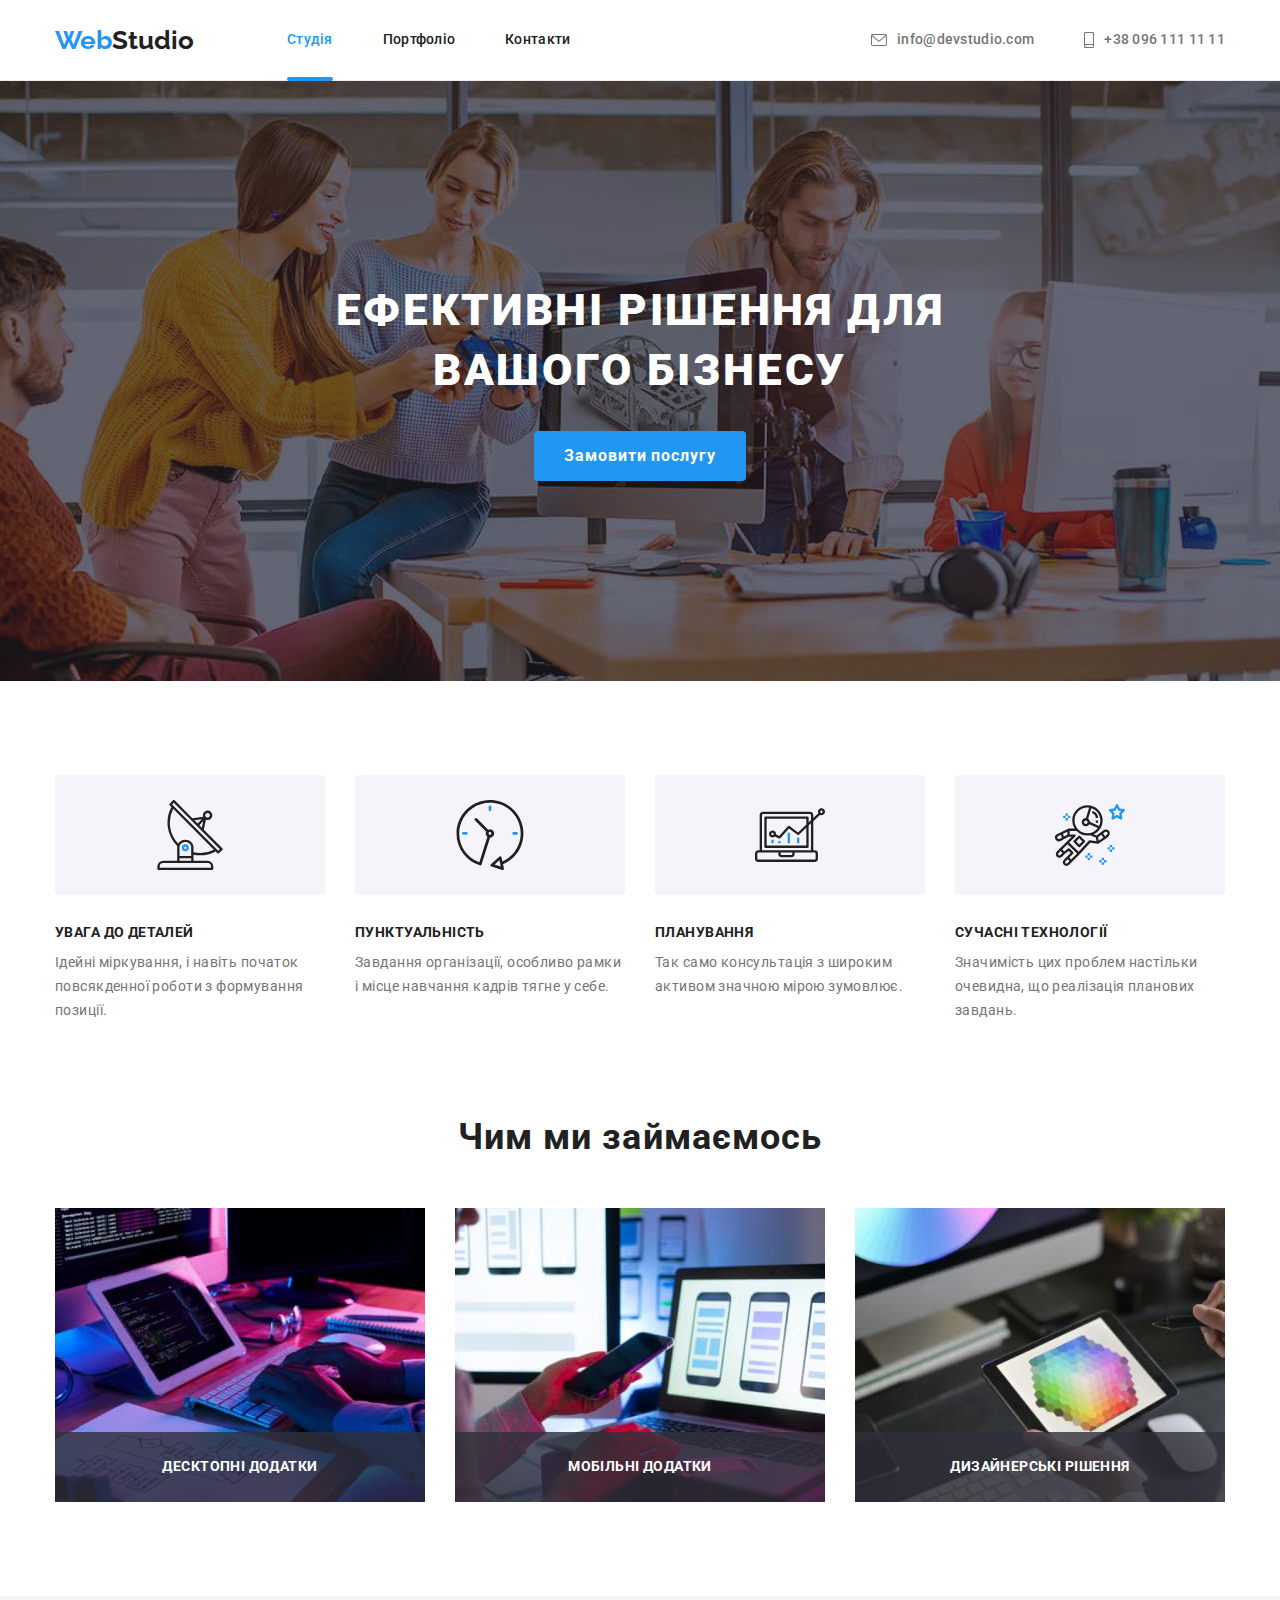
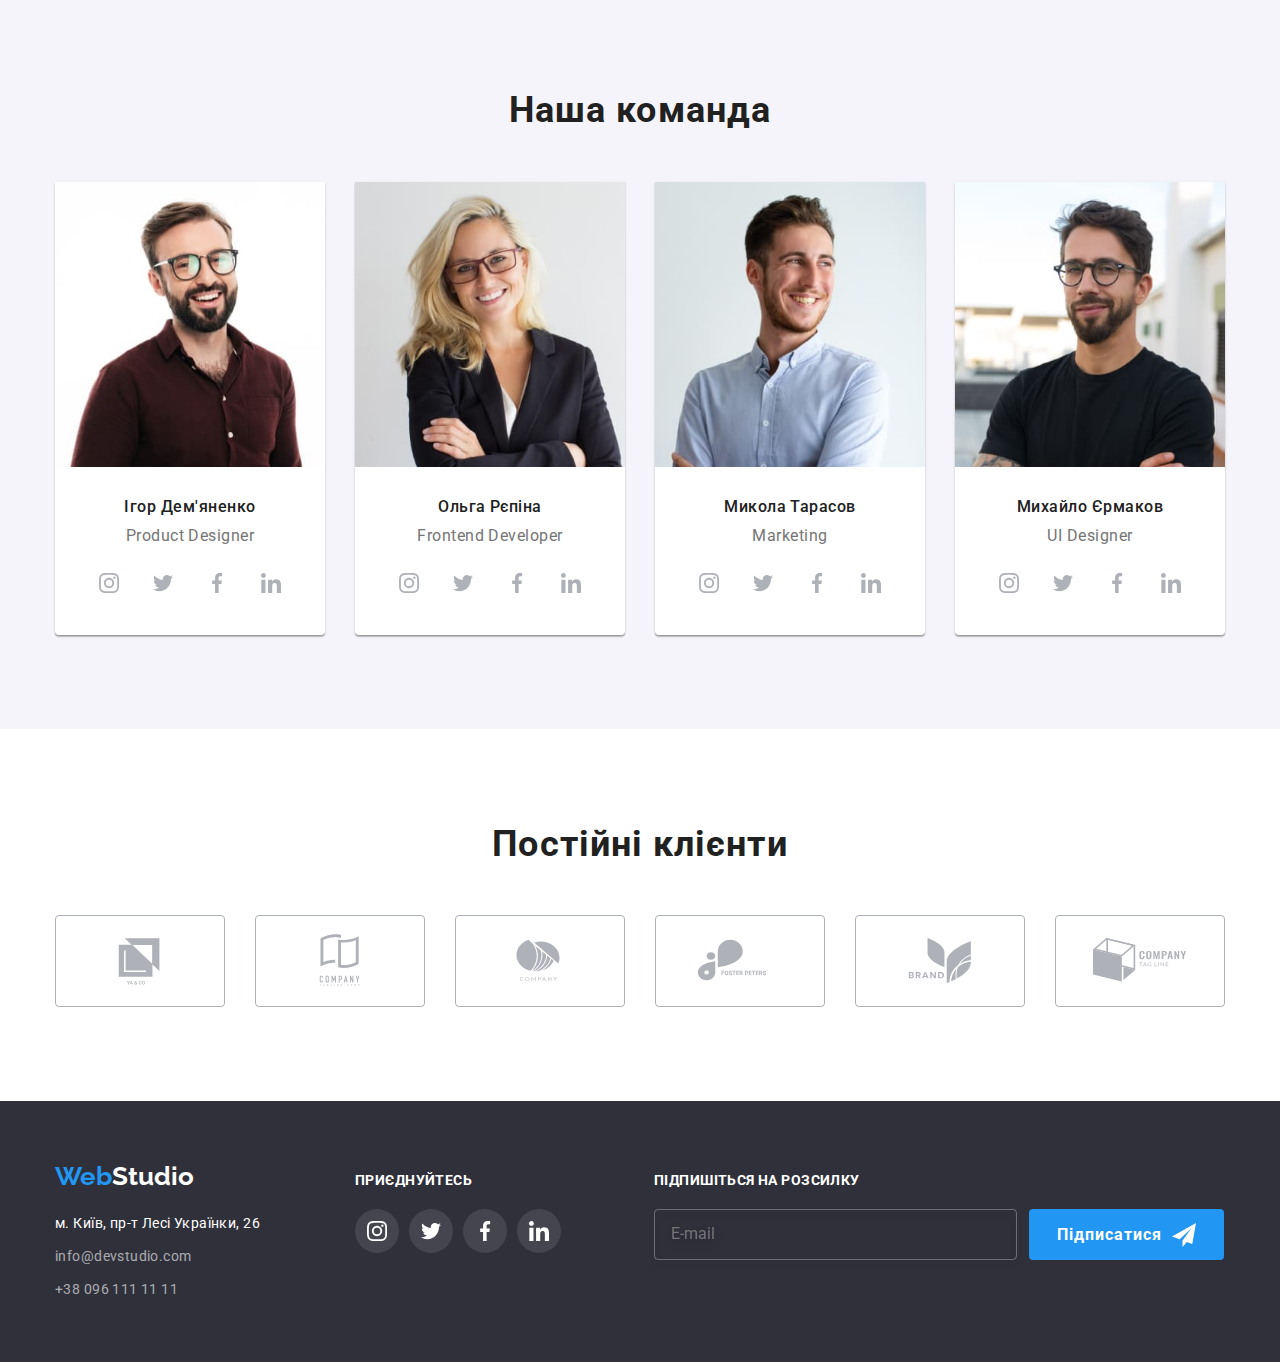
<file: index.html>
<!DOCTYPE html>
<html lang="uk">
<head>
    <meta charset='utf-8'>
    <meta http-equiv='X-UA-Compatible' content='IE=edge'>
    <meta name='viewport' content='width=device-width, initial-scale=1'>
    <link rel="preconnect" href="https://fonts.googleapis.com">
    <link rel="preconnect" href="https://fonts.gstatic.com" crossorigin>
    <link href="https://fonts.googleapis.com/css2?family=Raleway:wght@700&family=Roboto:wght@400;500;700;900&display=swap" rel="stylesheet">
    <link rel="stylesheet" href="./css/main.min.css">
    
    <title>WebStudio</title>
</head>
<body>
    <header class="header">
        <div class="container header__container">
            <button class="menu__button js-open-menu">
                <svg class="menu__svg" width="40" height="40">
                    <use href="./images/icons.svg#icon-menu"></use>
                </svg>
            </button>
            <nav class="navigation">
                <a class="logo navigation__logo logo--color-first link" href="./index.html"><span class="logo__first-word">Web</span>Studio</a>
                <ul class="navigation__list list">
                    <li class="navigation__item">
                        <a class="navigation__link link current" href="./index.html">Студія</a>
                    </li>
                    <li class="navigation__item">
                        <a class="navigation__link link" href="./portfolio.html">Портфоліо</a>
                    </li>
                    <li class="navigation__item">
                        <a class="navigation__link link" href="">Контакти</a>
                    </li>
                </ul>
            </nav>
            <ul class="contact list">
                <li class="contact__item">
                    <a class="contact__link link" href="mailto:info@devstudio.com">
                    <svg class="contact__svg" width="16" height="12">
                        <use href="./images/icons.svg#icon-mail"></use>
                    </svg>
                        info@devstudio.com
                    </a>
                </li>
                <li class="contact__item">
                    <a class="contact__link link" href="tel:+380961111111">
                        <svg class="contact__svg" width="10" height="16">
                            <use href="./images/icons.svg#icon-smartphone"></use>
                        </svg>
                        +38 096 111 11 11
                    </a>
                </li>
            </ul>
        </div>
        <div class="menu__container js-menu-container">
            <button class="menu__button js-close-menu">
                <svg class="menu__svg" width="40" height="40">
                    <use href="./images/icons.svg#icon-menu-close"></use>
                </svg>
            </button>
            <ul class="navigation__list list navigation__list--menu navigation__list--menu-margin">
                <li class="navigation__item">
                    <a class="navigation__link link current" href="./index.html">Студія</a>
                </li>
                <li class="navigation__item">
                    <a class="navigation__link link" href="./portfolio.html">Портфоліо</a>
                </li>
                <li class="navigation__item">
                    <a class="navigation__link link" href="">Контакти</a>
                </li>
            </ul>
            <ul class="contact list contact--menu contact--menu-margin">
                <li class="contact__item">
                    <a class="contact__link link" href="tel:+380961111111">
                        +38 096 111 11 11
                    </a>
                </li>
                <li class="contact__item">
                    <a class="contact__link link" href="mailto:info@devstudio.com">
                        info@devstudio.com
                    </a>
                </li>
            </ul>
            <ul class="menu-social list">
                <li class="menu-social__item"><a class="menu-social__link link" rel="nofollow noopener noreferrer" target="_blank" href="">Instagram</a></li>
                <li class="menu-social__item"><a class="menu-social__link link" rel="nofollow noopener noreferrer" target="_blank" href="">Twitter</a></li>
                <li class="menu-social__item"><a class="menu-social__link link" rel="nofollow noopener noreferrer" target="_blank" href="">Facebook</a></li>
                <li class="menu-social__item"><a class="menu-social__link link" rel="nofollow noopener noreferrer" target="_blank" href="">LinkedIn</a></li>
            </ul>
        </div>
    </header>
    <main>
        <!--hero-->
        <section class="hero">
            <div class="container">
                <h1 class="hero__header">
                    Ефективні рішення для вашого бізнесу
                </h1>
                <button class="main-btn" type="button" name="Order_service" data-modal-open>Замовити послугу</button>
            </div>
        </section>
        <!--features-->
        <section class="feature section">
            <!--hide-->
            <div class="container">
                <h2 class="feature__header visible-none">Особливості</h2>
                <ul class="min-gallery list">
                    <li class="min-gallery__item">
                        <div class="min-gallery__svg-container">
                            <svg class="min-gallery__svg" width="70" height="70">
                                <use href="./images/icons.svg#icon-antenna"></use>
                            </svg>
                        </div>
                        <h3 class="min-gallery__header">Увага до деталей</h3>
                        <p class="min-gallery__description">
                            Ідейні міркування, і навіть початок повсякденної роботи з формування позиції.
                        </p>
                    </li>
                    <li class="min-gallery__item">
                        <div class="min-gallery__svg-container">
                            <svg class="min-gallery__svg" width="70" height="70">
                                <use href="./images/icons.svg#icon-clock"></use>
                            </svg>
                        </div>
                        <h3 class="min-gallery__header">Пунктуальність</h3>
                        <p class="min-gallery__description">
                            Завдання організації, особливо рамки і місце навчання кадрів тягне у себе.
                        </p>
                    </li>
                    <li class="min-gallery__item">
                        <div class="min-gallery__svg-container">
                            <svg class="min-gallery__svg" width="70" height="70">
                                <use href="./images/icons.svg#icon-diagram"></use>
                            </svg>
                        </div>
                        <h3 class="min-gallery__header">Планування</h3>
                        <p class="min-gallery__description">
                            Так само консультація з широким активом значною мірою зумовлює.
                        </p>
                    </li>
                    <li class="min-gallery__item">
                        <div class="min-gallery__svg-container">
                            <svg class="min-gallery__svg" width="70" height="70">
                                <use href="./images/icons.svg#icon-astronaut"></use>
                            </svg>
                        </div>
                        <h3 class="min-gallery__header">Сучасні технології</h3>
                        <p class="min-gallery__description">
                            Значимість цих проблем настільки очевидна, що реалізація планових завдань.
                        </p>
                    </li>
                </ul>
            </div>
        </section>
        <!--What-are-we-doing-->
        <section class="projects">
            <div class="container">
                <h2 class="projects__header">
                    Чим ми займаємось
                </h2>
                <!--Our-projects-->
                <ul class="pictures-list list">
                    <li class="pictures-list__item">
                        <img class="pictures-list__img" srcset="./images/project1.jpg 1x, ./images/project1-2x.jpg 2x" src="./images/project1.jpg" alt="progect #1" width="370">
                        
                            <h3 class="pictures-list__header">Десктопні додатки</h3>
                        
                    </li>
                    <li class="pictures-list__item">
                        <img class="pictures-list__img" srcset="./images/project2.jpg 1x, ./images/project2-2x.jpg 2x" src="./images/project2.jpg" alt="progect #2" width="370">
                        
                            <h3 class="pictures-list__header">Мобільні додатки</h3>
                        
                    </li>
                    <li class="pictures-list__item">
                        <img class="pictures-list__img" srcset="./images/project3.jpg 1x, ./images/project3-2x.jpg 2x" src="./images/project3.jpg" alt="progect #3" width="370">
                        
                            <h3 class="pictures-list__header">Дизайнерські рішення</h3>
                        
                    </li>
                </ul>
                <!--End-our-projects-->
            </div>
        </section>
        <!--Our-team-->
        <section class="team section">
            <div class="container">
                <h2 class="team-header">Наша команда</h2>
                <!--team-cards-->
                <ul class="team-list list">
                    <li class="team-item">
                        <picture>
                            <source srcset="./images/team/img-1m.jpg 1x, ./images/team/img-1m-2x.jpg 2x" media="(max-width:767px)">
                            <source srcset="./images/team/img-1t.jpg 1x, ./images/team/img-1t-2x.jpg 2x" media="(min-width:768px)">
                            <source srcset="./images/team/employee1.jpg 1x, ./images/team/img-1-2x.jpg 2x" media="(min-width:1200px)">
                            <img class="team-item-img" alt="Молодий чоловік, 30-35 років, з невеликою борідкою в окулярах. Одягнений у коричневу сорочку" src="./images/team/img-1m.jpg" width="450">
                        </picture>
                        <h3 class="team-item-header">Ігор Дем'яненко</h3>
                        <p class="team-item-description">
                            Product Designer
                        </p>
                        <ul class="social list">
                            <li class="social__item">
                                <a class="social__link link" rel="nofollow noopener noreferrer" target="_blank" href="">
                                    <svg width="20" height="20" class="social__svg" >
                                        <use href="./images/icons.svg#icon-instagram"></use>
                                    </svg>
                                </a>
                            </li>
                            <li class="social__item" >
                                <a class="social__link link" rel="nofollow noopener noreferrer" target="_blank" href="">
                                    <svg width="20" height="20" class="social__svg" >
                                        <use href="./images/icons.svg#icon-twitter"></use>
                                    </svg>
                                </a>
                            </li>
                            <li class="social__item">
                                <a class="social__link link" rel="nofollow noopener noreferrer" target="_blank" href="">
                                    <svg width="20" height="20" class="social__svg">
                                        <use href="./images/icons.svg#icon-facebook"></use>
                                    </svg>
                                </a>
                            </li>
                            <li class="social__item">
                                <a class="social__link link" rel="nofollow noopener noreferrer" target="_blank" href="">
                                    <svg width="20" height="20" class="social__svg">
                                        <use href="./images/icons.svg#icon-linkedin"></use>
                                    </svg>
                                </a>
                            </li>
                        </ul>
                    </li>
                    <li class="team-item">
                        <picture>
                            <source srcset="./images/team/img-2m.jpg 1x, ./images/team/img-2m-2x.jpg 2x" media="(max-width:767px)">
                            <source srcset="./images/team/img-2t.jpg 1x, ./images/team/img-2t-2x.jpg 2x" media="(min-width:768px)">
                            <source srcset="./images/team/employee2.jpg 1x, ./images/team/img-2-2x.jpg 2x" media="(min-width:1200px)">
                            <img class="team-item-img" alt="Молода жінка, 25 -28 років, блондинка, в окулярах, одягнена в білу кофту, а зверху чорний жакет" src="./images/team/img-2m.jpg" width="450">
                        </picture>
                        <h3 class="team-item-header">Ольга Рєпіна</h3>
                        <p class="team-item-description">
                            Frontend Developer
                        </p>
                        <ul class="social list">
                            <li class="social__item">
                                <a class="social__link link" rel="nofollow noopener noreferrer" target="_blank" href="">
                                    <svg width="20" height="20" class="social__svg" >
                                        <use href="./images/icons.svg#icon-instagram"></use>
                                    </svg>
                                </a>
                            </li>
                            <li class="social__item" >
                                <a class="social__link link" rel="nofollow noopener noreferrer" target="_blank" href="">
                                    <svg width="20" height="20" class="social__svg" >
                                        <use href="./images/icons.svg#icon-twitter"></use>
                                    </svg>
                                </a>
                            </li>
                            <li class="social__item">
                                <a class="social__link link" rel="nofollow noopener noreferrer" target="_blank" href="">
                                    <svg width="20" height="20" class="social__svg">
                                        <use href="./images/icons.svg#icon-facebook"></use>
                                    </svg>
                                </a>
                            </li>
                            <li class="social__item">
                                <a class="social__link link" rel="nofollow noopener noreferrer" target="_blank" href="">
                                    <svg width="20" height="20" class="social__svg">
                                        <use href="./images/icons.svg#icon-linkedin"></use>
                                    </svg>
                                </a>
                            </li>
                        </ul>
                    </li>
                    <li class="team-item">
                        <picture>
                            <source srcset="./images/team/img-3m.jpg 1x, ./images/team/img-3m-2x.jpg 2x" media="(max-width:767px)">
                            <source srcset="./images/team/img-3t.jpg 1x, ./images/team/img-3t-2x.jpg 2x" media="(min-width:768px)">
                            <source srcset="./images/team/employee3.jpg 1x, ./images/team/img-3-2x.jpg 2x" media="(min-width:1200px)">
                            <img class="team-item-img" alt="Молодий чоловік, 28-30 років, з невеликою щитиною. Одягнений у сіру сорочку" src="./images/team/img-3m.jpg" width="450">
                        </picture>
                        <h3 class="team-item-header">Микола Тарасов</h3>
                        <p class="team-item-description">
                            Marketing
                        </p>
                        <ul class="social list">
                            <li class="social__item">
                                <a class="social__link link" rel="nofollow noopener noreferrer" target="_blank" href="">
                                    <svg width="20" height="20" class="social__svg" >
                                        <use href="./images/icons.svg#icon-instagram"></use>
                                    </svg>
                                </a>
                            </li>
                            <li class="social__item" >
                                <a class="social__link link" rel="nofollow noopener noreferrer" target="_blank" href="">
                                    <svg width="20" height="20" class="social__svg" >
                                        <use href="./images/icons.svg#icon-twitter"></use>
                                    </svg>
                                </a>
                            </li>
                            <li class="social__item">
                                <a class="social__link link" rel="nofollow noopener noreferrer" target="_blank" href="">
                                    <svg width="20" height="20" class="social__svg">
                                        <use href="./images/icons.svg#icon-facebook"></use>
                                    </svg>
                                </a>
                            </li>
                            <li class="social__item">
                                <a class="social__link link" rel="nofollow noopener noreferrer" target="_blank" href="">
                                    <svg width="20" height="20" class="social__svg">
                                        <use href="./images/icons.svg#icon-linkedin"></use>
                                    </svg>
                                </a>
                            </li>
                        </ul>
                    </li>
                    <li class="team-item">
                        <picture>
                            <source srcset="./images/team/img-4m.jpg 1x, ./images/team/img-4m-2x.jpg 2x" media="(max-width:767px)">
                            <source srcset="./images/team/img-4t.jpg 1x, ./images/team/img-4t-2x.jpg 2x" media="(min-width:768px)">
                            <source srcset="./images/team/employee4.jpg 1x, ./images/team/img-4-2x.jpg 2x" media="(min-width:1200px)">
                            <img class="team-item-img" alt="Молодий чоловік, 28-30 років, з невеликою борідкою в окулярах. Одягнений у чорний светр" src="./images/team/img-4m.jpg" width="450">
                        </picture>
                        <h3 class="team-item-header">Михайло Єрмаков</h3>
                        <p class="team-item-description">
                            UI Designer
                        </p>
                        <ul class="social list">
                            <li class="social__item">
                                <a class="social__link link" rel="nofollow noopener noreferrer" target="_blank" href="">
                                    <svg width="20" height="20" class="social__svg" >
                                        <use href="./images/icons.svg#icon-instagram"></use>
                                    </svg>
                                </a>
                            </li>
                            <li class="social__item" >
                                <a class="social__link link" rel="nofollow noopener noreferrer" target="_blank" href="">
                                    <svg width="20" height="20" class="social__svg" >
                                        <use href="./images/icons.svg#icon-twitter"></use>
                                    </svg>
                                </a>
                            </li>
                            <li class="social__item">
                                <a class="social__link link" rel="nofollow noopener noreferrer" target="_blank" href="">
                                    <svg width="20" height="20" class="social__svg">
                                        <use href="./images/icons.svg#icon-facebook"></use>
                                    </svg>
                                </a>
                            </li>
                            <li class="social__item">
                                <a class="social__link link" rel="nofollow noopener noreferrer" target="_blank" href="">
                                    <svg width="20" height="20" class="social__svg">
                                        <use href="./images/icons.svg#icon-linkedin"></use>
                                    </svg>
                                </a>
                            </li>
                        </ul>
                    </li>
                </ul>
                <!--End-team-cards-->
            </div>
        </section>
        <!--Regular-customers-->
        <section class="customers section">
            <div class="container">
                <h2 class="customers-header">
                    Постійні клієнти
                </h2>
                <ul class="customers-list list">
                    <li class="customers-list-item">
                        <a class="customers-list-link link" href="" rel="nofollow noopener noreferrer" target="_blank">
                            <svg class="customers-item-svg" width="106" height="60">
                                <use href="./images/icons.svg#icon-Logo"></use>
                            </svg>
                        </a>
                    </li>
                    <li class="customers-list-item">
                        <a class="customers-list-link link" href="" rel="nofollow noopener noreferrer" target="_blank">
                            <svg class="customers-item-svg" width="106" height="60">
                                <use href="./images/icons.svg#icon-Logo-1"></use>
                            </svg>
                        </a>
                    </li>
                    <li class="customers-list-item">
                        <a class="customers-list-link link" href="" rel="nofollow noopener noreferrer" target="_blank">
                            <svg class="customers-item-svg" width="106" height="60">
                                <use href="./images/icons.svg#icon-Logo-2"></use>
                            </svg>
                        </a>
                    </li>
                    <li class="customers-list-item">
                        <a class="customers-list-link link" href="" rel="nofollow noopener noreferrer" target="_blank">
                            <svg class="customers-item-svg" width="106" height="60">
                                <use href="./images/icons.svg#icon-Logo-3"></use>
                            </svg>
                        </a>
                    </li>
                    <li class="customers-list-item">
                        <a class="customers-list-link link" href="" rel="nofollow noopener noreferrer" target="_blank">
                            <svg class="customers-item-svg" width="106" height="60">
                                <use href="./images/icons.svg#icon-Logo-4"></use>
                            </svg>
                        </a>
                    </li>
                    <li class="customers-list-item">
                        <a class="customers-list-link link" href="" rel="nofollow noopener noreferrer" target="_blank">
                            <svg class="customers-item-svg" width="106" height="60">
                                <use href="./images/icons.svg#icon-Logo-5"></use>
                            </svg>
                        </a>
                    </li>
                </ul>
            </div>
        </section>
    </main>
    <footer class="footer-class">
        <div class="container footer-container">
            <div class="footer-address-container">
                <a class="logo logo--color-second footer-logo link" href="./index.html"><span class="logo__first-word">Web</span>Studio</a>
                <address class="address-class">
                    <ul class="address-list list">
                        <li class="address-list-item">
                            <a class="address-list-link map-link link" href="https://goo.gl/maps/qrUjEuga3RaHpQzeA" rel="nofollow noopener noreferrer" target="_blank">м. Київ, пр-т Лесі Українки, 26</a>
                        </li>
                        <li class="address-list-item">
                            <a class="address-list-link link" href="mailto:info@devstudio.com">info@devstudio.com</a>
                        </li>
                        <li class="address-list-item">
                            <a class="address-list-link link" href="tel:+380961111111">+38 096 111 11 11</a>
                        </li>
                    </ul>
                </address>
            </div>
            <div class="footer-social-container">
                <p class="footer-social-header">Приєднуйтесь</p>
                <ul class="social list">
                    <li class="social__item">
                        <a class="social__link link footer-social-color" rel="nofollow noopener noreferrer" target="_blank" href="">
                            <svg width="20" height="20" class="social__svg" >
                                <use href="./images/icons.svg#icon-instagram"></use>
                            </svg>
                        </a>
                    </li>
                    <li class="social__item" >
                        <a class="social__link link footer-social-color" rel="nofollow noopener noreferrer" target="_blank" href="">
                            <svg width="20" height="20" class="social__svg" >
                                <use href="./images/icons.svg#icon-twitter"></use>
                            </svg>
                        </a>
                    </li>
                    <li class="social__item">
                        <a class="social__link link footer-social-color" rel="nofollow noopener noreferrer" target="_blank" href="">
                            <svg width="20" height="20" class="social__svg">
                                <use href="./images/icons.svg#icon-facebook"></use>
                            </svg>
                        </a>
                    </li>
                    <li class="social__item">
                        <a class="social__link link footer-social-color" rel="nofollow noopener noreferrer" target="_blank" href="">
                            <svg width="20" height="20" class="social__svg">
                                <use href="./images/icons.svg#icon-linkedin"></use>
                            </svg>
                        </a>
                    </li>
                </ul>
            </div>
            <div class="subscribe-container">
                <p class="subscribe-header">Підпишіться на розсилку</p>
                <form class="subscribe-form" id="subscribe_form" method="post" action="#" enctype="multipart/form-data">
                    <input class="subscribe-mail" type="email" id="subscriber_mail" name="subscriber_mail" placeholder="E-mail" required>
                    <button class="subscribe-btn main-btn" type="submit" name="subscribe_btn" value="subscribe">
                        Підписатися
                        <svg class="subscribe-svg" width="24" height="24">
                            <use href="./images/icons.svg#icon-send"></use>
                        </svg>
                    </button>
                </form>
            </div>
        </div>
    </footer>
    <!-- --------------------modal-form------------------------------------- -->
    <div class="backdrop is-hidden" data-modal>
        <div class="modal-window" data-modal-window>
            <button class="modal-close-btn" data-modal-close>
                <svg class="close-btn-svg" width="11" height="11">
                    <use href="./images/icons.svg#icon-close"></use>
                </svg>
            </button>
            <p class="form-header">Залиште свої дані, ми вам передзвонимо</p>
            <form method="post" action="#" enctype="multipart/form-data">
                <ul class="modal-form-list list">
                    <li class="modal-form-list-item">
                        <label class="form-item-label" for="user_name">Ім'я</label>
                        <div class="form-item-wrap">
                            <svg class="form-item-svg" width="18" height="18">
                                <use href="./images/icons.svg#icon-person"></use>
                            </svg>
                            <input class="form-item-input" type="text" id="user_name" name="user_name" required>
                        </div>
                    </li>
                    <li class="modal-form-list-item">
                        <label class="form-item-label" for="phone" >Телефон</label>
                        <div class="form-item-wrap">
                            <svg class="form-item-svg" width="18" height="18">
                                <use href="./images/icons.svg#icon-phone"></use>
                            </svg>
                            <input class="form-item-input" type="tel" id="phone" name="phone" required pattern="((\+)\d{12})|(\d{10})">
                        </div>
                    </li>
                    <li class="modal-form-list-item">
                        <label class="form-item-label" for="mail">Пошта</label>
                        <div class="form-item-wrap">
                            <svg class="form-item-svg" width="18" height="18">
                                <use href="./images/icons.svg#icon-email"></use>
                            </svg>
                            <input class="form-item-input" type="email" id="mail" name="mail" required>
                        </div>
                    </li>
                    <li class="modal-form-list-item">
                        <label class="form-item-label" for="coment">Коментар</label>
                        <div class="form-item-wrap item-coment-wrap">
                            <textarea class="form-item-input form-item-coment" id="coment" name="coment" placeholder="Введіть текст"></textarea>
                        </div>
                    </li>
                    <li class="modal-form-list-item">
                        <input class="modal-item-agreement" type="checkbox" id="agreement_check" name="agreement_check" required>
                        <label class="agreement-check-label" for="agreement_check">
                            <span class="checkbox-imitation">
                                <svg class="checkbox-check-icon" width="11" height="8">
                                    <use href="./images/icons.svg#icon-check"></use>
                            </svg>
                            </span>
                            <span>Погоджуюся з розсилкою та приймаю</span>
                            <a class="form-agreement-link link underlining" href=""> Умови договору</a>
                        </label>
                    </li>
                    <li class="modal-form-list-item">
                        <input class="main-btn modal-submit-btn" type="submit" id="submit_btn" name="submit_btn" value="Відправити">
                    </li>
                </ul>
            </form>
        </div>
    </div>
    <script src="./js/modal.js"></script>
    <script src="./js/mobile-menu.js"></script>
</body>
</html>
</file>
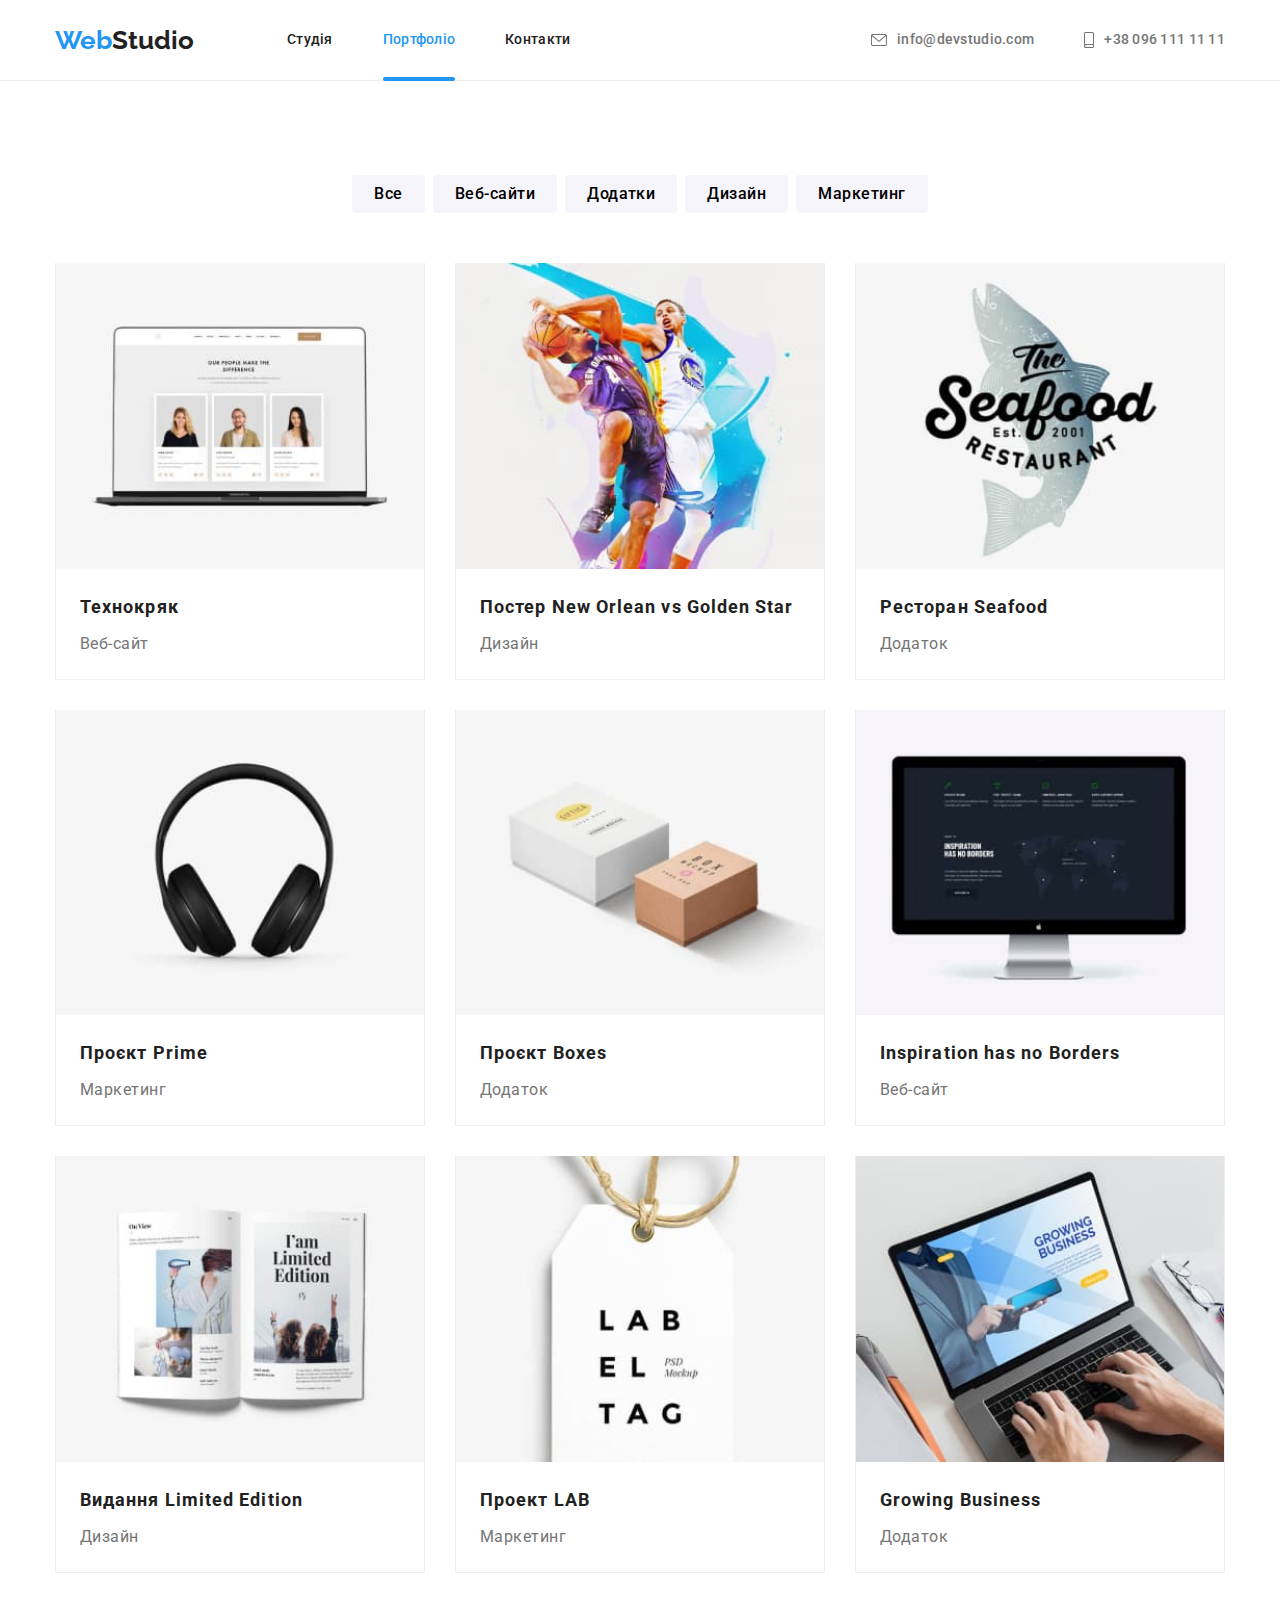
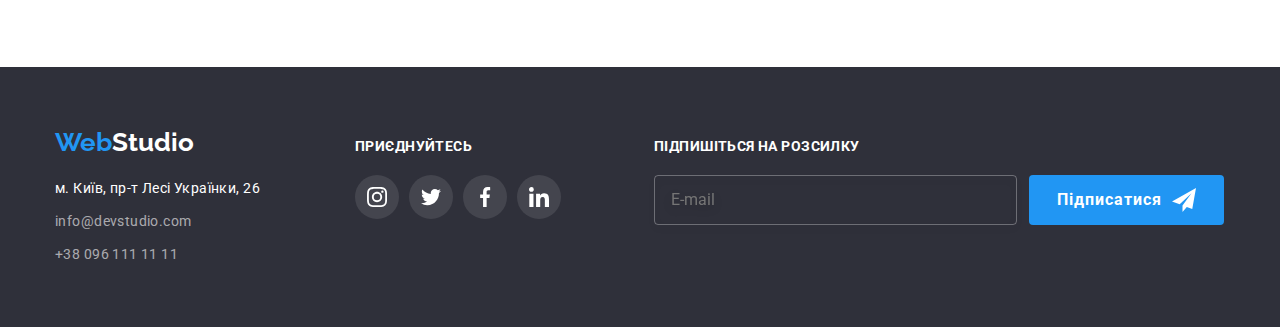
<file: portfolio.html>
<!DOCTYPE html>
<html lang="uk">
<head>
    <meta charset="UTF-8">
    <meta http-equiv="X-UA-Compatible" content="IE=edge">
    <meta name="viewport" content="width=device-width, initial-scale=1.0">
    <link rel="preconnect" href="https://fonts.googleapis.com">
    <link rel="preconnect" href="https://fonts.gstatic.com" crossorigin>
    <link href="https://fonts.googleapis.com/css2?family=Raleway:wght@700&family=Roboto:wght@400;500;700;900&display=swap" rel="stylesheet">
    <link rel="stylesheet" href="./css/main.min.css">

    <title>Portfolio</title>
</head>
<body>
    <header class="header">
        <div class="container header__container">
            <button class="menu__button js-open-menu">
                <svg class="menu__svg" width="40" height="40">
                    <use href="./images/icons.svg#icon-menu"></use>
                </svg>
            </button>
            <nav class="navigation">
                <a class="logo navigation__logo logo--color-first link" href="./index.html"><span class="logo__first-word">Web</span>Studio</a>
                <ul class="navigation__list list">
                    <li class="navigation__item">
                        <a class="navigation__link link" href="./index.html">Студія</a>
                    </li>
                    <li class="navigation__item">
                        <a class="navigation__link link current" href="./portfolio.html">Портфоліо</a>
                    </li>
                    <li class="navigation__item">
                        <a class="navigation__link link" href="">Контакти</a>
                    </li>
                </ul>
            </nav>
            <ul class="contact list">
                <li class="contact__item">
                    <a class="contact__link link" href="mailto:info@devstudio.com">
                    <svg class="contact__svg" width="16" height="12">
                        <use href="./images/icons.svg#icon-mail"></use>
                    </svg>
                        info@devstudio.com
                    </a>
                </li>
                <li class="contact__item">
                    <a class="contact__link link" href="tel:+380961111111">
                        <svg class="contact__svg" width="10" height="16">
                            <use href="./images/icons.svg#icon-smartphone"></use>
                        </svg>
                        +38 096 111 11 11
                    </a>
                </li>
            </ul>
        </div>
        <div class="menu__container js-menu-container">
            <button class="menu__button js-close-menu">
                <svg class="menu__svg" width="40" height="40">
                    <use href="./images/icons.svg#icon-menu-close"></use>
                </svg>
            </button>
            <ul class="navigation__list list navigation__list--menu navigation__list--menu-margin">
                <li class="navigation__item">
                    <a class="navigation__link link" href="./index.html">Студія</a>
                </li>
                <li class="navigation__item">
                    <a class="navigation__link link current" href="./portfolio.html">Портфоліо</a>
                </li>
                <li class="navigation__item">
                    <a class="navigation__link link" href="">Контакти</a>
                </li>
            </ul>
            <ul class="contact list contact--menu contact--menu-margin">
                <li class="contact__item">
                    <a class="contact__link link" href="tel:+380961111111">
                        +38 096 111 11 11
                    </a>
                </li>
                <li class="contact__item">
                    <a class="contact__link link" href="mailto:info@devstudio.com">
                        info@devstudio.com
                    </a>
                </li>
            </ul>
            <ul class="menu-social list">
                <li class="menu-social__item"><a class="menu-social__link link" rel="nofollow noopener noreferrer" target="_blank" href="">Instagram</a></li>
                <li class="menu-social__item"><a class="menu-social__link link" rel="nofollow noopener noreferrer" target="_blank" href="">Twitter</a></li>
                <li class="menu-social__item"><a class="menu-social__link link" rel="nofollow noopener noreferrer" target="_blank" href="">Facebook</a></li>
                <li class="menu-social__item"><a class="menu-social__link link" rel="nofollow noopener noreferrer" target="_blank" href="">LinkedIn</a></li>
            </ul>
        </div>
    </header>
    <main>
        <section class="main-content section">
            <div class="container">
                <!--hide-->
                <h1 class="visible-none">
                    Наші проекти
                </h1>
                <!--filters-->
                <ul class="filters gallery-filters list">
                    <li class="filter-item">
                        <button class="filter-btn" type="button">Все</button>
                    </li>
                    <li class="filter-item">
                        <button class="filter-btn" type="button">Веб-сайти</button>
                    </li>
                    <li class="filter-item">
                        <button class="filter-btn" type="button">Додатки</button>
                    </li>
                    <li class="filter-item">
                        <button class="filter-btn" type="button">Дизайн</button>
                    </li>
                    <li class="filter-item">
                        <button class="filter-btn" type="button">Маркетинг</button>
                    </li>
                </ul>
                <!--gallery-->
                <ul class="gallery list">
                    <li class="gallery-item">
                        <a class="gallery-link link" href="">
                            <div class="gallery-img-wrap">
                                <picture>
                                    <source srcset="./images/projects/img-1m.jpg 1x, ./images/projects/img-1m-2x.jpg 2x" media="(max-width:767px)">
                                    <source srcset="./images/projects/img-1t.jpg 1x, ./images/projects/img-1t-2x.jpg 2x" media="(min-width:768px)">
                                    <source srcset="./images/projects/project-1.jpg 1x, ./images/projects/img-1-2x.jpg 2x" media="(min-width:1200px)">
                                    <img class="gallery-img" alt="ілюстрація проекту Технокряк" src="./images/projects/img-1m.jpg" width="450">
                                </picture>  
                            <p class="gallery-short-description">
                                Ресурс пропонує комплексні пропозиції з різним рівнем функціоналу та сервісів. Все це дозволить відвідувачу отримати вичерпні відомості про компанію чи приватну особу.
                            </p>
                            </div>
                            <div class="gallery-item-textbox">
                                <h2 class="gallery-title">Технокряк</h2>
                                <p class="gallery-type">Веб-сайт</p>
                            </div>
                        </a>
                    </li>
                    <li class="gallery-item">
                        <a class="gallery-link link" href="">
                            <div class="gallery-img-wrap">
                                <picture>
                                    <source srcset="./images/projects/img-2m.jpg 1x, ./images/projects/img-2m-2x.jpg 2x" media="(max-width:767px)">
                                    <source srcset="./images/projects/img-2t.jpg 1x, ./images/projects/img-2t-2x.jpg 2x" media="(min-width:768px)">
                                    <source srcset="./images/projects/project-2.jpg 1x, ./images/projects/img-2-2x.jpg 2x" media="(min-width:1200px)">
                                    <img class="gallery-img" alt="Гра в баскетбол" src="./images/projects/img-2m.jpg" width="450">
                                </picture>
                                <p class="gallery-short-description">
                                    Ресурс пропонує комплексні пропозиції з різним рівнем функціоналу та сервісів. Все це дозволить відвідувачу отримати вичерпні відомості про компанію чи приватну особу.                                  
                                </p>
                            </div>
                            <div class="gallery-item-textbox">
                                <h2 class="gallery-title">Постер New Orlean vs Golden Star</h2>
                                <p class="gallery-type">Дизайн</p>
                            </div>
                        </a>
                    </li>
                    <li class="gallery-item">
                        <a class="gallery-link link" href="">
                            <div class="gallery-img-wrap">
                                <picture>
                                    <source srcset="./images/projects/img-3m.jpg 1x, ./images/projects/img-3m-2x.jpg 2x" media="(max-width:767px)">
                                    <source srcset="./images/projects/img-3t.jpg 1x, ./images/projects/img-3t-2x.jpg 2x" media="(min-width:768px)">
                                    <source srcset="./images/projects/project-3.jpg 1x, ./images/projects/img-3-2x.jpg 2x" media="(min-width:1200px)">
                                    <img class="gallery-img" alt="напис - ресторан морської їжі, на задньому фоні рибина" src="./images/projects/img-3m.jpg" width="450">
                                </picture>
                                <p class="gallery-short-description">
                                    Ресурс пропонує комплексні пропозиції з різним рівнем функціоналу та сервісів. Все це дозволить відвідувачу отримати вичерпні відомості про компанію чи приватну особу.
                                </p>
                            </div>
                            <div class="gallery-item-textbox">
                                <h2 class="gallery-title">Ресторан Seafood</h2>
                                <p class="gallery-type">Додаток</p>
                            </div>
                        </a>
                    </li>
                    <li class="gallery-item">
                        <a class="gallery-link link" href="">
                            <div class="gallery-img-wrap">
                                <picture>
                                    <source srcset="./images/projects/img-4m.jpg 1x, ./images/projects/img-4m-2x.jpg 2x" media="(max-width:767px)">
                                    <source srcset="./images/projects/img-4t.jpg 1x, ./images/projects/img-4t-2x.jpg 2x" media="(min-width:768px)">
                                    <source srcset="./images/projects/project-4.jpg 1x, ./images/projects/img-4-2x.jpg 2x" media="(min-width:1200px)">
                                    <img class="gallery-img" alt="навушники" src="./images/projects/img-4m.jpg" width="450">
                                </picture>
                                <p class="gallery-short-description">
                                    Ресурс пропонує комплексні пропозиції з різним рівнем функціоналу та сервісів. Все це дозволить відвідувачу отримати вичерпні відомості про компанію чи приватну особу.
                                </p>
                            </div>
                            <div class="gallery-item-textbox">
                                <h2 class="gallery-title">Проєкт Prime</h2>
                                <p class="gallery-type">Маркетинг</p>
                            </div>
                        </a>
                    </li>
                    <li class="gallery-item">
                        <a class="gallery-link link" href="">
                            <div class="gallery-img-wrap">
                                <picture>
                                    <source srcset="./images/projects/img-5m.jpg 1x, ./images/projects/img-5m-2x.jpg 2x" media="(max-width:767px)">
                                    <source srcset="./images/projects/img-5t.jpg 1x, ./images/projects/img-5t-2x.jpg 2x" media="(min-width:768px)">
                                    <source srcset="./images/projects/project-5.jpg 1x, ./images/projects/img-5-2x.jpg 2x" media="(min-width:1200px)">
                                    <img class="gallery-img" alt="подарункові коробки" src="./images/projects/img-5m.jpg" width="450">
                                </picture>
                                <p class="gallery-short-description">
                                    Ресурс пропонує комплексні пропозиції з різним рівнем функціоналу та сервісів. Все це дозволить відвідувачу отримати вичерпні відомості про компанію чи приватну особу.
                                </p>
                            </div>
                            <div class="gallery-item-textbox">
                                <h2 class="gallery-title">Проєкт Boxes</h2>
                                <p class="gallery-type">Додаток</p>
                            </div>
                        </a>
                    </li>
                    <li class="gallery-item">
                        <a class="gallery-link link" href="">
                            <div class="gallery-img-wrap">
                                <picture>
                                    <source srcset="./images/projects/img-6m.jpg 1x, ./images/projects/img-6m-2x.jpg 2x" media="(max-width:767px)">
                                    <source srcset="./images/projects/img-6t.jpg 1x, ./images/projects/img-6t-2x.jpg 2x" media="(min-width:768px)">
                                    <source srcset="./images/projects/project-6.jpg 1x, ./images/projects/img-6-2x.jpg 2x" media="(min-width:1200px)">
                                    <img class="gallery-img" alt="Монітор - епл" src="./images/projects/img-6m.jpg" width="450">
                                </picture>
                                <p class="gallery-short-description">
                                    Ресурс пропонує комплексні пропозиції з різним рівнем функціоналу та сервісів. Все це дозволить відвідувачу отримати вичерпні відомості про компанію чи приватну особу.
                                </p>
                            </div>
                            <div class="gallery-item-textbox">
                                <h2 class="gallery-title">Inspiration has no Borders</h2>
                                <p class="gallery-type">Веб-сайт</p>
                            </div>
                        </a>
                    </li>
                    <li class="gallery-item">
                        <a class="gallery-link link" href="">
                            <div class="gallery-img-wrap">
                                <picture>
                                    <source srcset="./images/projects/img-7m.jpg 1x, ./images/projects/img-7m-2x.jpg 2x" media="(max-width:767px)">
                                    <source srcset="./images/projects/img-7t.jpg 1x, ./images/projects/img-7t-2x.jpg 2x" media="(min-width:768px)">
                                    <source srcset="./images/projects/project-7.jpg 1x, ./images/projects/img-7-2x.jpg 2x" media="(min-width:1200px)">
                                    <img class="gallery-img" alt="книга" src="./images/projects/img-7m.jpg" width="450">
                                </picture>
                                <p class="gallery-short-description">
                                    Ресурс пропонує комплексні пропозиції з різним рівнем функціоналу та сервісів. Все це дозволить відвідувачу отримати вичерпні відомості про компанію чи приватну особу.
                                </p>
                            </div>
                            <div class="gallery-item-textbox">
                                <h2 class="gallery-title">Видання Limited Edition</h2>
                                <p class="gallery-type">Дизайн</p>
                            </div>
                        </a>
                    </li>
                    <li class="gallery-item">
                        <a class="gallery-link link" href="">
                            <div class="gallery-img-wrap">
                                <picture>
                                    <source srcset="./images/projects/img-8m.jpg 1x, ./images/projects/img-8m-2x.jpg 2x" media="(max-width:767px)">
                                    <source srcset="./images/projects/img-8t.jpg 1x, ./images/projects/img-8t-2x.jpg 2x" media="(min-width:768px)">
                                    <source srcset="./images/projects/project-8.jpg 1x, ./images/projects/img-8-2x.jpg 2x" media="(min-width:1200px)">
                                    <img class="gallery-img" alt="бірка" src="./images/projects/img-8m.jpg" width="450">
                                </picture>
                                <p class="gallery-short-description">
                                    Ресурс пропонує комплексні пропозиції з різним рівнем функціоналу та сервісів. Все це дозволить відвідувачу отримати вичерпні відомості про компанію чи приватну особу.
                                </p>
                            </div>
                            <div class="gallery-item-textbox">
                                <h2 class="gallery-title">Проект LAB</h2>
                                <p class="gallery-type">Маркетинг</p>
                            </div>
                        </a>
                    </li>
                    <li class="gallery-item">
                        <a class="gallery-link link" href="">
                            <div class="gallery-img-wrap">
                                <picture>
                                    <source srcset="./images/projects/img-9m.jpg 1x, ./images/projects/img-9m-2x.jpg 2x" media="(max-width:767px)">
                                    <source srcset="./images/projects/img-9t.jpg 1x, ./images/projects/img-9t-2x.jpg 2x" media="(min-width:768px)">
                                    <source srcset="./images/projects/project-9.jpg 1x, ./images/projects/img-9-2x.jpg 2x" media="(min-width:1200px)">
                                    <img class="gallery-img" alt="ноутбук" src="./images/projects/img-9m.jpg" width="450">
                                </picture>
                                <p class="gallery-short-description">
                                    Ресурс пропонує комплексні пропозиції з різним рівнем функціоналу та сервісів. Все це дозволить відвідувачу отримати вичерпні відомості про компанію чи приватну особу.
                                </p>
                            </div>
                            <div class="gallery-item-textbox">
                                <h2 class="gallery-title">Growing Business</h2>
                                <p class="gallery-type">Додаток</p>
                            </div>
                        </a>
                    </li>
                </ul>
            </div>
        </section>
    </main>
    <footer class="footer-class">
        <div class="container footer-container">
            <div class="footer-address-container">
                <a class="logo logo--color-second footer-logo link" href="./index.html"><span class="logo__first-word">Web</span>Studio</a>
                <address class="address-class">
                    <ul class="address-list list">
                        <li class="address-list-item">
                            <a class="address-list-link map-link link" href="https://goo.gl/maps/qrUjEuga3RaHpQzeA" rel="nofollow noopener noreferrer" target="_blank">м. Київ, пр-т Лесі Українки, 26</a>
                        </li>
                        <li class="address-list-item">
                            <a class="address-list-link link" href="mailto:info@devstudio.com">info@devstudio.com</a>
                        </li>
                        <li class="address-list-item">
                            <a class="address-list-link link" href="tel:+380961111111">+38 096 111 11 11</a>
                        </li>
                    </ul>
                </address>
            </div>
            <div class="footer-social-container">
                <p class="footer-social-header">Приєднуйтесь</p>
                <ul class="social list">
                    <li class="social__item">
                        <a class="social__link link footer-social-color" rel="nofollow noopener noreferrer" target="_blank" href="">
                            <svg width="20" height="20" class="social__svg" >
                                <use href="./images/icons.svg#icon-instagram"></use>
                            </svg>
                        </a>
                    </li>
                    <li class="social__item" >
                        <a class="social__link link footer-social-color" rel="nofollow noopener noreferrer" target="_blank" href="">
                            <svg width="20" height="20" class="social__svg" >
                                <use href="./images/icons.svg#icon-twitter"></use>
                            </svg>
                        </a>
                    </li>
                    <li class="social__item">
                        <a class="social__link link footer-social-color" rel="nofollow noopener noreferrer" target="_blank" href="">
                            <svg width="20" height="20" class="social__svg">
                                <use href="./images/icons.svg#icon-facebook"></use>
                            </svg>
                        </a>
                    </li>
                    <li class="social__item">
                        <a class="social__link link footer-social-color" rel="nofollow noopener noreferrer" target="_blank" href="">
                            <svg width="20" height="20" class="social__svg">
                                <use href="./images/icons.svg#icon-linkedin"></use>
                            </svg>
                        </a>
                    </li>
                </ul>
            </div>
            <div class="subscribe-container">
                <p class="subscribe-header">Підпишіться на розсилку</p>
                <form class="subscribe-form" id="subscribe_form" method="post" action="#" enctype="multipart/form-data">
                    <input class="subscribe-mail" type="email" id="subscriber_mail" name="subscriber_mail" placeholder="E-mail" required>
                    <button class="subscribe-btn main-btn" type="submit" name="subscribe_btn" value="subscribe">
                        Підписатися
                        <svg class="subscribe-svg" width="24" height="24">
                            <use href="./images/icons.svg#icon-send"></use>
                        </svg>
                    </button>
                </form>
            </div>
        </div>
    </footer>
    <script src="./js/mobile-menu.js"></script>
</body>
</html>
</file>
<file: css/main.min.css>
/*! modern-normalize v1.1.0 | MIT License | https://github.com/sindresorhus/modern-normalize */*,::before,::after{-webkit-box-sizing:border-box;box-sizing:border-box}html{line-height:1.15;-webkit-text-size-adjust:100%;-moz-tab-size:4;-o-tab-size:4;tab-size:4}body{margin:0;font-family:system-ui,-apple-system,"Segoe UI",Roboto,Helvetica,Arial,sans-serif,"Apple Color Emoji","Segoe UI Emoji"}hr{height:0;color:inherit}abbr[title]{-webkit-text-decoration:underline dotted;text-decoration:underline dotted}b,strong{font-weight:bolder}code,kbd,samp,pre{font-family:ui-monospace,SFMono-Regular,Consolas,"Liberation Mono",Menlo,monospace;font-size:1em}small{font-size:80%}sub,sup{font-size:75%;line-height:0;position:relative;vertical-align:baseline}sub{bottom:-0.25em}sup{top:-0.5em}table{text-indent:0;border-color:inherit}button,input,optgroup,select,textarea{font-family:inherit;font-size:100%;line-height:1.15;margin:0}button,select{text-transform:none}button,[type=button],[type=reset],[type=submit]{-webkit-appearance:button}::-moz-focus-inner{border-style:none;padding:0}:-moz-focusring{outline:1px dotted ButtonText}:-moz-ui-invalid{box-shadow:none}legend{padding:0}progress{vertical-align:baseline}::-webkit-inner-spin-button,::-webkit-outer-spin-button{height:auto}[type=search]{-webkit-appearance:textfield;outline-offset:-2px}::-webkit-search-decoration{-webkit-appearance:none}::-webkit-file-upload-button{-webkit-appearance:button;font:inherit}summary{display:list-item}:root{--main-text-color: #212121;--secondery-text-color: #FFFFFF;--main-leter-spacing: 0.03em;--main-active-color: #2196F3;--main-right-margin: 30px;--main-duration-time: 250ms;--main-delay-time: 0}body{font-family:"Roboto",sans-serif;color:var(--main-text-color)}.list{list-style-type:none;margin-top:0;margin-bottom:0;margin-left:0;margin-right:0;padding-left:0}.link{text-decoration:none;cursor:pointer}.visible-none{position:absolute;white-space:nowrap;width:1px;height:1px;overflow:hidden;border:0;padding:0;clip:rect(0 0 0 0);-webkit-clip-path:inset(50%);clip-path:inset(50%);margin:-1px}.is-hidden{opacity:0;visibility:hidden;pointer-events:none}.container{width:100%;padding-top:0;padding-bottom:0;padding-left:15px;padding-right:15px;margin-top:0;margin-bottom:0;margin-left:auto;margin-right:auto}@media screen and (min-width: 480px)and (max-width: 768px){.container{width:480px}}@media screen and (min-width: 768px){.container{width:768px}}@media screen and (min-width: 1200px){.container{width:1200px}}.menu__container{position:fixed;white-space:nowrap;width:1px;height:1px;overflow:hidden;border:0;padding:0;max-width:480px;max-height:796px;margin:-1px;visibility:hidden;opacity:0;background-color:rgba(0,0,0,0);z-index:0;-webkit-transition-property:opacity,visibility,overflow,position,background-color,height,width,padding,-webkit-transform;transition-property:opacity,visibility,overflow,position,background-color,height,width,padding,-webkit-transform;transition-property:transform,opacity,visibility,overflow,position,background-color,height,width,padding;transition-property:transform,opacity,visibility,overflow,position,background-color,height,width,padding,-webkit-transform;-webkit-transition-duration:var(--main-duration-time);transition-duration:var(--main-duration-time);-webkit-transition-timing-function:ease-in-out;transition-timing-function:ease-in-out;-webkit-transition-delay:var(--main-delay-time);transition-delay:var(--main-delay-time)}.menu__container.js-menu-container{-webkit-transform:translateX(100%);transform:translateX(100%)}@media screen and (max-width: 767px){.menu__container{top:0;right:0;overflow-y:scroll;background-color:#fff}.menu__container.js-menu-container.is-open{display:-webkit-box;display:-ms-flexbox;display:flex;position:fixed;white-space:unset;-webkit-box-orient:vertical;-webkit-box-direction:normal;-ms-flex-direction:column;flex-direction:column;width:100%;height:100%;overflow:visible;overflow-y:scroll;padding-top:48px;padding-bottom:48px;padding-left:40px;padding-right:40px;margin:0;-webkit-box-shadow:0px 4px 8px rgba(0,0,0,.04),0px 2px 4px rgba(0,0,0,.08),0px 1px 3px rgba(0,0,0,.16);box-shadow:0px 4px 8px rgba(0,0,0,.04),0px 2px 4px rgba(0,0,0,.08),0px 1px 3px rgba(0,0,0,.16);z-index:999;visibility:visible;opacity:1;-webkit-transform:translateX(0);transform:translateX(0);-webkit-transition-property:opacity,visibility,overflow,position,-webkit-transform,-webkit-clip-path;transition-property:opacity,visibility,overflow,position,-webkit-transform,-webkit-clip-path;transition-property:transform,opacity,visibility,clip-path,overflow,position;transition-property:transform,opacity,visibility,clip-path,overflow,position,-webkit-transform,-webkit-clip-path;-webkit-transition-duration:var(--main-duration-time);transition-duration:var(--main-duration-time);-webkit-transition-timing-function:ease-in-out;transition-timing-function:ease-in-out;-webkit-transition-delay:var(--main-delay-time);transition-delay:var(--main-delay-time)}}@media screen and (max-width: 767px)and (max-width: 480px){.menu__container{padding-left:10px;padding-right:10px}}.menu__button{position:absolute;display:-webkit-inline-box;display:-ms-inline-flexbox;display:inline-flex;top:10px;right:0px;margin:0;padding:0;color:var(--main-text-color);border:none;background-color:rgba(0,0,0,0);-webkit-transition-property:color;transition-property:color;-webkit-transition-duration:var(--main-duration-time);transition-duration:var(--main-duration-time);-webkit-transition-timing-function:cubic-bezier(0.4, 0, 0.2, 1);transition-timing-function:cubic-bezier(0.4, 0, 0.2, 1);-webkit-transition-delay:var(--main-delay-time);transition-delay:var(--main-delay-time)}.menu__button:hover,.menu__button:focus{color:var(--main-active-color)}@media screen and (min-width: 768px){.menu__button{display:none}}.menu__svg{fill:currentColor}.menu-social{display:-webkit-box;display:-ms-flexbox;display:flex;-ms-flex-wrap:nowrap;flex-wrap:nowrap}@media screen and (max-width: 480px){.menu-social{-ms-flex-wrap:wrap;flex-wrap:wrap}}.menu-social__item{padding-left:10px;padding-right:10px}@media screen and (max-width: 480px){.menu-social__item{padding-left:5px;padding-right:5px}}.menu-social__item:not(:last-child){border-right:1px solid rgba(33,33,33,.2)}.menu-social__item:first-child{padding-left:0}.menu-social__item:last-child{padding-right:0}@media screen and (max-width: 480px){.menu-social__item:last-child{padding-left:0;padding-right:5px;border-right:1px solid rgba(33,33,33,.2)}}.menu-social__link{font-weight:500;font-size:18px;line-height:1.22;letter-spacing:.02em;color:var(--main-active-color)}.header{border-bottom:1px solid #ececec;position:relative}.header__container{position:relative;display:-webkit-box;display:-ms-flexbox;display:flex;padding-top:16px;padding-bottom:16px}@media screen and (min-width: 768px){.header__container{padding-top:0px;padding-bottom:0px;-webkit-box-pack:justify;-ms-flex-pack:justify;justify-content:space-between}}.navigation{display:-webkit-box;display:-ms-flexbox;display:flex;-webkit-box-align:center;-ms-flex-align:center;align-items:center;width:100%}@media screen and (min-width: 1200px){.navigation{width:auto}}.logo{font-family:"Raleway",sans-serif;font-weight:700;font-size:24px;line-height:1.17}.logo__first-word{color:var(--main-active-color)}.logo--color-first{color:var(--main-text-color)}.logo--color-second{color:var(--secondery-text-color)}@media screen and (min-width: 1200px){.logo{font-size:26px}}@media screen and (min-width: 768px){.navigation__logo{margin-right:88px}}@media screen and (min-width: 1200px){.navigation__logo{margin-right:93px}}.navigation__list{display:none}@media screen and (min-width: 768px){.navigation__list{display:-webkit-box;display:-ms-flexbox;display:flex;margin-right:93px;-webkit-box-orient:horizontal;-webkit-box-direction:normal;-ms-flex-direction:row;flex-direction:row}}.navigation__list--menu{display:-webkit-box;display:-ms-flexbox;display:flex;-webkit-box-orient:vertical;-webkit-box-direction:normal;-ms-flex-direction:column;flex-direction:column}.navigation__list--menu-margin{margin-bottom:306px}@media screen and (min-width: 768px){.navigation__list--menu-margin{margin-bottom:0}}.navigation__item:not(:last-child){margin-bottom:32px}@media screen and (min-width: 768px){.navigation__item:not(:last-child){margin-right:50px;margin-bottom:0}}.navigation__link{position:relative;display:block;font-weight:500;font-size:40px;line-height:1.17;letter-spacing:.02em;color:var(--main-text-color);outline-color:aqua;-webkit-transition-property:color;transition-property:color;-webkit-transition-duration:var(--main-duration-time);transition-duration:var(--main-duration-time);-webkit-transition-timing-function:cubic-bezier(0.4, 0, 0.2, 1);transition-timing-function:cubic-bezier(0.4, 0, 0.2, 1);-webkit-transition-delay:var(--main-delay-time);transition-delay:var(--main-delay-time)}@media screen and (min-width: 768px){.navigation__link{padding-top:32px;padding-bottom:32px;font-size:14px;line-height:1.14;outline:none}}.navigation__link:hover,.navigation__link:focus{color:var(--main-active-color)}.current{color:var(--main-active-color)}@media screen and (min-width: 768px){.current::after{content:"";position:absolute;display:block;width:100%;height:4px;bottom:-1px;left:0;background-color:var(--main-active-color);border:none;border-radius:2px}}.contact{display:none;-ms-flex-wrap:wrap;flex-wrap:wrap;-webkit-box-orient:vertical;-webkit-box-direction:normal;-ms-flex-direction:column;flex-direction:column;-webkit-box-pack:center;-ms-flex-pack:center;justify-content:center}@media screen and (min-width: 768px){.contact{display:-webkit-box;display:-ms-flexbox;display:flex;-ms-flex-wrap:wrap;flex-wrap:wrap;-webkit-box-orient:vertical;-webkit-box-direction:normal;-ms-flex-direction:column;flex-direction:column;-webkit-box-pack:center;-ms-flex-pack:center;justify-content:center}}@media screen and (min-width: 1200px){.contact{-ms-flex-wrap:unset;flex-wrap:unset;-webkit-box-orient:horizontal;-webkit-box-direction:normal;-ms-flex-direction:row;flex-direction:row;-webkit-box-pack:normal;-ms-flex-pack:normal;justify-content:normal}}.contact--menu{display:-webkit-box;display:-ms-flexbox;display:flex;-ms-flex-wrap:wrap;flex-wrap:wrap;-webkit-box-orient:vertical;-webkit-box-direction:normal;-ms-flex-direction:column;flex-direction:column;-webkit-box-pack:center;-ms-flex-pack:center;justify-content:center}.contact--menu-margin{margin-bottom:64px}.contact__item{margin-top:0;margin-left:0;margin-right:0;font-size:24px;line-height:1.16;color:#757575}.contact__item:not(:last-child){margin-bottom:32px}@media screen and (min-width: 768px){.contact__item:not(:last-child){margin-bottom:10px}}@media screen and (min-width: 1200px){.contact__item:not(:last-child){margin-bottom:0}.contact__item+.contact__item{margin-left:50px}}.contact__link{display:-webkit-box;display:-ms-flexbox;display:flex;-webkit-box-align:center;-ms-flex-align:center;align-items:center;font-weight:500;font-size:inherit;line-height:inherit;letter-spacing:.02em;color:currentColor;-webkit-transition-property:color;transition-property:color;-webkit-transition-duration:var(--main-duration-time);transition-duration:var(--main-duration-time);-webkit-transition-timing-function:cubic-bezier(0.4, 0, 0.2, 1);transition-timing-function:cubic-bezier(0.4, 0, 0.2, 1);-webkit-transition-delay:var(--main-delay-time);transition-delay:var(--main-delay-time)}@media screen and (min-width: 768px){.contact__link{font-size:12px;line-height:1.14;color:#757575}}@media screen and (min-width: 1200px){.contact__link{padding-top:32px;padding-bottom:32px;font-size:14px}}.contact__link:hover,.contact__link:focus{color:var(--main-active-color)}@media screen and (max-width: 768px){.contact__link:hover,.contact__link:focus{font-size:34px;line-height:1.18;outline:none}}.contact__svg{margin-right:10px;fill:currentColor}.section{padding-top:60px;padding-bottom:60px}@media screen and (min-width: 1200px){.section{padding-top:94px;padding-bottom:94px}}.hero{background-color:#2f303a;background-image:-webkit-gradient(linear, left top, left bottom, from(rgba(47, 48, 58, 0.4)), to(rgba(47, 48, 58, 0.4))),url("../images/bg-img/hero-background-mob.jpg");background-image:linear-gradient(rgba(47, 48, 58, 0.4), rgba(47, 48, 58, 0.4)),url("../images/bg-img/hero-background-mob.jpg");background-position:center;background-repeat:no-repeat;background-size:cover;text-align:center;padding-top:118px;padding-bottom:118px;margin-left:auto;margin-right:auto;max-width:1600px}@media(min-device-pixel-ratio: 2),(-webkit-min-device-pixel-ratio: 2),(min-resolution: 192dpi),(min-resolution: 2dppx){.hero{background-image:-webkit-gradient(linear, left top, left bottom, from(rgba(47, 48, 58, 0.4)), to(rgba(47, 48, 58, 0.4))),url("../images/bg-img/hero-background-mob-2x.jpg");background-image:linear-gradient(rgba(47, 48, 58, 0.4), rgba(47, 48, 58, 0.4)),url("../images/bg-img/hero-background-mob-2x.jpg")}}@media screen and (min-width: 768px){.hero{background-image:-webkit-gradient(linear, left top, left bottom, from(rgba(47, 48, 58, 0.4)), to(rgba(47, 48, 58, 0.4))),url("../images/bg-img/hero-background-tab.jpg");background-image:linear-gradient(rgba(47, 48, 58, 0.4), rgba(47, 48, 58, 0.4)),url("../images/bg-img/hero-background-tab.jpg")}}@media screen and (min-width: 768px)and (min-device-pixel-ratio: 2),screen and (min-width: 768px)and (-webkit-min-device-pixel-ratio: 2),screen and (min-width: 768px)and (min-resolution: 192dpi),screen and (min-width: 768px)and (min-resolution: 2dppx){.hero{background-image:-webkit-gradient(linear, left top, left bottom, from(rgba(47, 48, 58, 0.4)), to(rgba(47, 48, 58, 0.4))),url("../images/bg-img/hero-background-tab-2x.jpg");background-image:linear-gradient(rgba(47, 48, 58, 0.4), rgba(47, 48, 58, 0.4)),url("../images/bg-img/hero-background-tab-2x.jpg")}}@media screen and (min-width: 1200px){.hero{background-image:-webkit-gradient(linear, left top, left bottom, from(rgba(47, 48, 58, 0.4)), to(rgba(47, 48, 58, 0.4))),url("../images/bg-img/hero-background.jpg");background-image:linear-gradient(rgba(47, 48, 58, 0.4), rgba(47, 48, 58, 0.4)),url("../images/bg-img/hero-background.jpg")}}@media screen and (min-width: 1200px)and (min-device-pixel-ratio: 2),screen and (min-width: 1200px)and (-webkit-min-device-pixel-ratio: 2),screen and (min-width: 1200px)and (min-resolution: 192dpi),screen and (min-width: 1200px)and (min-resolution: 2dppx){.hero{background-image:-webkit-gradient(linear, left top, left bottom, from(rgba(47, 48, 58, 0.4)), to(rgba(47, 48, 58, 0.4))),url("../images/bg-img/hero-background-2x.jpg");background-image:linear-gradient(rgba(47, 48, 58, 0.4), rgba(47, 48, 58, 0.4)),url("../images/bg-img/hero-background-2x.jpg")}}@media screen and (min-width: 1200px){.hero{padding-top:200px;padding-bottom:200px}}.hero__header{margin-left:auto;margin-right:auto;margin-top:0;margin-bottom:30px;max-width:360px;font-weight:900;font-size:26px;line-height:1.62;letter-spacing:.06em;text-transform:uppercase;color:var(--secondery-text-color)}@media screen and (min-width: 1200px){.hero__header{width:696px;max-width:696px;font-size:44px;line-height:1.36}}.main-btn{min-height:50px;padding:10px 30px;border-radius:4px;border-color:rgba(0,0,0,0);border:none;cursor:pointer;font-family:inherit;font-weight:700;font-size:16px;line-height:1.88;letter-spacing:.06em;color:var(--secondery-text-color);background-color:var(--main-active-color);-webkit-transition-property:background-color;transition-property:background-color;-webkit-transition-duration:var(--main-duration-time);transition-duration:var(--main-duration-time);-webkit-transition-timing-function:cubic-bezier(0.4, 0, 0.2, 1);transition-timing-function:cubic-bezier(0.4, 0, 0.2, 1);-webkit-transition-delay:var(--main-delay-time);transition-delay:var(--main-delay-time)}.main-btn:hover,.main-btn:focus{background-color:#188ce8}@media screen and (min-width: 768px){.min-gallery{display:-webkit-box;display:-ms-flexbox;display:flex;-ms-flex-wrap:wrap;flex-wrap:wrap;-webkit-column-gap:30px;-moz-column-gap:30px;column-gap:30px;row-gap:57px}}.min-gallery__item:not(:last-child){margin-bottom:var(--main-right-margin)}@media screen and (min-width: 768px){.min-gallery__item{max-width:354px}.min-gallery__item:not(:last-child){margin-bottom:0}}@media screen and (min-width: 1200px){.min-gallery__item{max-width:270px}}.min-gallery__svg-container{display:-webkit-box;display:-ms-flexbox;display:flex;-webkit-box-pack:center;-ms-flex-pack:center;justify-content:center;padding-top:25px;padding-bottom:25px;margin-bottom:30px;border-radius:4px;background-color:#f5f4fa}@media screen and (min-width: 768px){.min-gallery__svg-container{padding-left:100px;padding-right:100px}}.min-gallery__svg{display:block;width:70px;height:70px}.min-gallery__header{text-align:center;margin-top:0;margin-bottom:10px;font-weight:700;font-size:14px;line-height:1.14;letter-spacing:var(--main-leter-spacing);text-transform:uppercase}@media screen and (min-width: 768px){.min-gallery__header{text-align:start}}.min-gallery__description{margin:0;font-size:14px;line-height:1.71;letter-spacing:var(--main-leter-spacing);color:#757575}.projects{padding-bottom:94px}@media screen and (max-width: 1199px){.projects{display:none}}.projects__header{margin-top:0;margin-bottom:50px;font-weight:700;font-size:36px;line-height:1.16;text-align:center;letter-spacing:var(--main-leter-spacing)}.pictures-list{display:-webkit-box;display:-ms-flexbox;display:flex}.pictures-list__item{width:370px;position:relative}.pictures-list__item:not(:last-child){margin-right:var(--main-right-margin)}.pictures-list__img{display:block;width:100%;height:auto}.pictures-list__header{margin-top:0;margin-bottom:0;width:100%;height:70px;display:-webkit-box;display:-ms-flexbox;display:flex;-webkit-box-align:center;-ms-flex-align:center;align-items:center;-webkit-box-pack:center;-ms-flex-pack:center;justify-content:center;position:absolute;bottom:0;font-weight:700;font-size:14px;line-height:1.14;text-align:center;letter-spacing:var(--main-leter-spacing);text-transform:uppercase;color:var(--secondery-text-color);background-color:rgba(47,48,58,.8)}.team{background-color:#f5f4fa}.team-header{margin-top:0;margin-bottom:30px;font-weight:700;font-size:36px;line-height:1.16;text-align:center;letter-spacing:var(--main-leter-spacing)}@media screen and (min-width: 1200px){.team-header{margin-bottom:50px}}.team-list{display:-webkit-box;display:-ms-flexbox;display:flex;-ms-flex-wrap:wrap;flex-wrap:wrap;-webkit-box-pack:justify;-ms-flex-pack:justify;justify-content:space-between;gap:30px}.team-item{border-radius:0 0 4px 4px;background-color:#fff;-webkit-box-shadow:0px 1px 3px rgba(0,0,0,.12),0px 1px 1px rgba(0,0,0,.14),0px 2px 1px rgba(0,0,0,.2);box-shadow:0px 1px 3px rgba(0,0,0,.12),0px 1px 1px rgba(0,0,0,.14),0px 2px 1px rgba(0,0,0,.2);text-align:center}@media screen and (min-width: 768px){.team-item{width:354px}}@media screen and (min-width: 1200px){.team-item{margin-bottom:0;width:270px}}.team-item-img{display:block;width:100%;height:auto}.team-item-header{margin-top:0;margin-bottom:10px;padding-top:30px;font-weight:500;font-size:16px;line-height:1.19;letter-spacing:var(--main-leter-spacing)}.team-item-description{margin-top:0;margin-bottom:16px;font-size:16px;line-height:1.19;letter-spacing:var(--main-leter-spacing);color:#757575}.social{padding-bottom:30px;display:-webkit-box;display:-ms-flexbox;display:flex;-webkit-box-pack:center;-ms-flex-pack:center;justify-content:center}.social__item:not(:last-child){margin-right:10px}.social__link{width:44px;height:44px;border-radius:50%;display:-webkit-box;display:-ms-flexbox;display:flex;-webkit-box-align:center;-ms-flex-align:center;align-items:center;-webkit-box-pack:center;-ms-flex-pack:center;justify-content:center;background-color:inherit;color:#afb1b8;-webkit-transition-property:background-color,color;transition-property:background-color,color;-webkit-transition-duration:var(--main-duration-time);transition-duration:var(--main-duration-time);-webkit-transition-timing-function:cubic-bezier(0.4, 0, 0.2, 1);transition-timing-function:cubic-bezier(0.4, 0, 0.2, 1);-webkit-transition-delay:var(--main-delay-time);transition-delay:var(--main-delay-time)}.social__link:hover,.social__link:focus{color:var(--secondery-text-color);background-color:var(--main-active-color)}.social__svg{fill:currentColor}.customers{text-align:center}.customers-header{margin-top:0;margin-bottom:50px;font-weight:700;font-size:36px;line-height:1.17;letter-spacing:var(--main-leter-spacing);color:var(--main-text-color)}.customers-list{display:-webkit-box;display:-ms-flexbox;display:flex;-ms-flex-wrap:wrap;flex-wrap:wrap;gap:30px}.customers-list-item{width:100%;height:92px}@media screen and (min-width: 480px){.customers-list-item{width:210px}}@media screen and (min-width: 768px){.customers-list-item{width:226px}}@media screen and (min-width: 1200px){.customers-list-item{width:170px}}.customers-list-link{width:100%;height:100%;display:-webkit-box;display:-ms-flexbox;display:flex;-webkit-box-align:center;-ms-flex-align:center;align-items:center;-webkit-box-pack:center;-ms-flex-pack:center;justify-content:center;border:1px solid #afb1b8;border-radius:4px;color:#afb1b8;-webkit-transition-property:border-color,color;transition-property:border-color,color;-webkit-transition-duration:var(--main-duration-time);transition-duration:var(--main-duration-time);-webkit-transition-timing-function:cubic-bezier(0.4, 0, 0.2, 1);transition-timing-function:cubic-bezier(0.4, 0, 0.2, 1);-webkit-transition-delay:var(--main-delay-time);transition-delay:var(--main-delay-time)}.customers-list-link:hover,.customers-list-link:focus{border-color:var(--main-active-color);color:var(--main-active-color)}.customers-item-svg{fill:currentColor}.filters{display:-webkit-box;display:-ms-flexbox;display:flex;-webkit-box-pack:left;-ms-flex-pack:left;justify-content:left;-ms-flex-wrap:wrap;flex-wrap:wrap;row-gap:15px;-webkit-column-gap:8px;-moz-column-gap:8px;column-gap:8px;max-width:326px;margin-left:0}@media screen and (min-width: 768px){.filters{display:-webkit-box;display:-ms-flexbox;display:flex;-webkit-box-pack:center;-ms-flex-pack:center;justify-content:center;max-width:100%}}.filter-btn{padding:6px 22px;border-radius:4px;border-color:rgba(0,0,0,0);cursor:pointer;font-family:inherit;font-weight:500;font-size:16px;line-height:1.62;letter-spacing:var(--main-leter-spacing);background-color:#f5f4fa;border:none;-webkit-transition-property:background-color,color,-webkit-box-shadow;transition-property:background-color,color,-webkit-box-shadow;transition-property:background-color,color,box-shadow;transition-property:background-color,color,box-shadow,-webkit-box-shadow;-webkit-transition-duration:var(--main-duration-time);transition-duration:var(--main-duration-time);-webkit-transition-timing-function:cubic-bezier(0.4, 0, 0.2, 1);transition-timing-function:cubic-bezier(0.4, 0, 0.2, 1);-webkit-transition-delay:var(--main-delay-time);transition-delay:var(--main-delay-time)}.filter-btn:hover,.filter-btn:focus{color:var(--secondery-text-color);background-color:var(--main-active-color);-webkit-box-shadow:0px 3px 1px rgba(0,0,0,.1),0px 1px 2px rgba(0,0,0,.08),0px 2px 2px rgba(0,0,0,.12);box-shadow:0px 3px 1px rgba(0,0,0,.1),0px 1px 2px rgba(0,0,0,.08),0px 2px 2px rgba(0,0,0,.12)}.gallery-filters{margin-bottom:40px}@media screen and (min-width: 768px){.gallery-filters{margin-bottom:30px}}@media screen and (min-width: 1200px){.gallery-filters{margin-bottom:50px}}.gallery{display:-webkit-box;display:-ms-flexbox;display:flex;-ms-flex-wrap:wrap;flex-wrap:wrap;gap:30px}.gallery-item{max-width:100%}@media screen and (min-width: 768px){.gallery-item{width:354px}}@media screen and (min-width: 1200px){.gallery-item{width:370px}}.gallery-link{display:block;width:100%;height:100%;border-color:#eee;border-style:solid;border-width:1px;border-top:none;-webkit-transition-property:-webkit-box-shadow;transition-property:-webkit-box-shadow;transition-property:box-shadow;transition-property:box-shadow, -webkit-box-shadow;-webkit-transition-duration:var(--main-duration-time);transition-duration:var(--main-duration-time);-webkit-transition-timing-function:cubic-bezier(0.4, 0, 0.2, 1);transition-timing-function:cubic-bezier(0.4, 0, 0.2, 1);-webkit-transition-delay:var(--main-delay-time);transition-delay:var(--main-delay-time)}.gallery-link:hover{display:block;-webkit-box-shadow:0px 3px 1px rgba(0,0,0,.1),0px 1px 2px rgba(0,0,0,.08),0px 2px 2px rgba(0,0,0,.12);box-shadow:0px 3px 1px rgba(0,0,0,.1),0px 1px 2px rgba(0,0,0,.08),0px 2px 2px rgba(0,0,0,.12)}.gallery-img{display:block;width:450px;max-width:100%;height:auto}.gallery-img-wrap{position:relative;overflow:hidden}.gallery-short-description{position:absolute;top:0;left:0;margin-top:0;margin-bottom:0;padding-top:77px;padding-bottom:77px;padding-left:24px;padding-right:24px;height:100%;overflow-y:auto;font-size:18px;line-height:1.56;letter-spacing:var(--main-leter-spacing);color:var(--secondery-text-color);background-color:rgba(33,150,243,.9);-webkit-transform:translateY(101%);transform:translateY(101%);-webkit-transition:var(--main-duration-time);transition:var(--main-duration-time);-webkit-transition-property:-webkit-transform;transition-property:-webkit-transform;transition-property:transform;transition-property:transform, -webkit-transform;-webkit-transition-timing-function:cubic-bezier(0.4, 0, 0.2, 1);transition-timing-function:cubic-bezier(0.4, 0, 0.2, 1)}@media screen and (min-width: 768px){.gallery-short-description{padding-top:49px;padding-bottom:77px}}@media screen and (min-width: 1200px){.gallery-short-description{padding-top:60px;padding-bottom:60px}}.gallery-link:hover .gallery-short-description{-webkit-transform:translateY(0);transform:translateY(0)}.gallery-link:focus .gallery-short-description{-webkit-transform:translateY(0);transform:translateY(0)}.gallery-title{margin-top:0;margin-bottom:4px;margin-left:0;margin-right:0;font-weight:700;font-size:18px;line-height:2;letter-spacing:.06em;color:var(--main-text-color)}.gallery-type{margin-top:0;margin-bottom:0;margin-left:0;margin-right:0;font-size:16px;line-height:1.88;letter-spacing:var(--main-leter-spacing);color:#757575}.gallery-item-textbox{padding-top:20px;padding-bottom:20px;padding-left:24px;padding-right:24px}.footer-class{padding-top:60px;padding-bottom:60px;background-color:#2f303a}.footer-address-container{margin-bottom:60px}@media screen and (min-width: 1200px){.footer-address-container{margin-bottom:0;min-width:230px}}.address-list-item:not(:last-child){margin-bottom:9px}.address-list-link{font-style:normal;font-size:14px;line-height:1.71;letter-spacing:var(--main-leter-spacing);color:rgba(255,255,255,.6);-webkit-transition-property:color;transition-property:color;-webkit-transition-duration:var(--main-duration-time);transition-duration:var(--main-duration-time);-webkit-transition-timing-function:cubic-bezier(0.4, 0, 0.2, 1);transition-timing-function:cubic-bezier(0.4, 0, 0.2, 1);-webkit-transition-delay:var(--main-delay-time);transition-delay:var(--main-delay-time)}.address-list-link:hover,.address-list-link:focus{color:var(--main-active-color)}.map-link{color:var(--secondery-text-color)}.footer-logo{margin-right:0;margin-bottom:20px;display:block}.footer-container{display:block;text-align:center}@media screen and (min-width: 768px){.footer-container{display:-webkit-box;display:-ms-flexbox;display:flex;-ms-flex-wrap:wrap;flex-wrap:wrap;-webkit-box-pack:space-evenly;-ms-flex-pack:space-evenly;justify-content:space-evenly}}@media screen and (min-width: 1200px){.footer-container{-webkit-box-pack:left;-ms-flex-pack:left;justify-content:left;text-align:start}}.footer-social-container{margin-bottom:60px}@media screen and (min-width: 1200px){.footer-social-container{margin-bottom:0;margin-left:70px;padding-top:12px}}.footer-social-header{margin-top:0;margin-bottom:20px;font-weight:700;font-size:14px;line-height:1.14;letter-spacing:var(--main-leter-spacing);text-transform:uppercase;color:var(--secondery-text-color)}.footer-social-color{color:var(--secondery-text-color);background-color:rgba(255,255,255,.1)}.subscribe-container{width:100%}@media screen and (min-width: 1200px){.subscribe-container{width:-webkit-fit-content;width:-moz-fit-content;width:fit-content;margin-left:93px;padding-top:12px;min-width:570px}}.subscribe-header{margin-top:0;margin-bottom:20px;font-weight:700;font-size:14px;line-height:1.14;letter-spacing:var(--main-leter-spacing);text-transform:uppercase;color:var(--secondery-text-color)}.subscribe-form{display:-webkit-box;display:-ms-flexbox;display:flex;-ms-flex-wrap:wrap;flex-wrap:wrap;-webkit-box-pack:center;-ms-flex-pack:center;justify-content:center}@media screen and (min-width: 768px){.subscribe-form{-webkit-box-orient:vertical;-webkit-box-direction:normal;-ms-flex-direction:column;flex-direction:column;-webkit-box-align:center;-ms-flex-align:center;align-items:center}}@media screen and (min-width: 1200px){.subscribe-form{-webkit-box-orient:horizontal;-webkit-box-direction:normal;-ms-flex-direction:row;flex-direction:row;-ms-flex-wrap:nowrap;flex-wrap:nowrap;-webkit-box-align:unset;-ms-flex-align:unset;align-items:unset}}.subscribe-mail{width:100%;max-width:450px;padding-left:16px;padding-top:15px;padding-bottom:15px;margin-bottom:20px;background-color:inherit;border:1px solid rgba(255,255,255,.3);-webkit-filter:drop-shadow(0px 4px 4px rgba(0, 0, 0, 0.15));filter:drop-shadow(0px 4px 4px rgba(0, 0, 0, 0.15));border-radius:4px;color:var(--secondery-text-color)}@media screen and (min-width: 1200px){.subscribe-mail{margin-bottom:0}}.subscribe-btn{padding-top:10px;padding-bottom:10px;padding-left:28px;padding-right:28px;display:-webkit-box;display:-ms-flexbox;display:flex;-webkit-box-align:center;-ms-flex-align:center;align-items:center;font-weight:700;font-size:16px;line-height:1.88;text-align:center;letter-spacing:.06em;color:var(--secondery-text-color)}@media screen and (min-width: 1200px){.subscribe-btn{margin-left:12px}}.subscribe-svg{fill:currentColor;margin-left:10px}.backdrop{position:fixed;top:0;width:100%;height:100%;background:rgba(0,0,0,.2);-webkit-transform:scale(100%, 100%);transform:scale(100%, 100%);overflow-y:scroll;-webkit-transition-property:opacity,visibility;transition-property:opacity,visibility;-webkit-transition-duration:var(--main-duration-time);transition-duration:var(--main-duration-time);-webkit-transition-timing-function:cubic-bezier(0.4, 0, 0.2, 1);transition-timing-function:cubic-bezier(0.4, 0, 0.2, 1);-webkit-transition-delay:var(--main-delay-time);transition-delay:var(--main-delay-time)}.modal-window{position:absolute;top:50%;left:50%;-webkit-transform:translate(-50%, -50%) scale(100%, 100%);transform:translate(-50%, -50%) scale(100%, 100%);-webkit-transition-property:opacity,visibility,-webkit-transform;transition-property:opacity,visibility,-webkit-transform;transition-property:opacity,visibility,transform;transition-property:opacity,visibility,transform,-webkit-transform;-webkit-transition-duration:var(--main-duration-time);transition-duration:var(--main-duration-time);-webkit-transition-timing-function:cubic-bezier(0.4, 0, 0.2, 1);transition-timing-function:cubic-bezier(0.4, 0, 0.2, 1);-webkit-transition-delay:var(--main-delay-time);transition-delay:var(--main-delay-time);max-width:450px;max-height:609px;min-width:315px;padding-top:40px;padding-bottom:40px;padding-left:40px;padding-right:40px;font-size:12px;line-height:1.17;letter-spacing:.01em;color:#757575;background-color:#fff;-webkit-box-shadow:0px 1px 3px rgba(0,0,0,.12),0px 1px 1px rgba(0,0,0,.14),0px 2px 1px rgba(0,0,0,.2);box-shadow:0px 1px 3px rgba(0,0,0,.12),0px 1px 1px rgba(0,0,0,.14),0px 2px 1px rgba(0,0,0,.2);border-radius:4px}@media screen and (min-width: 450px){.modal-window{width:450px}}@media screen and (min-width: 1200px){.modal-window{width:528px;height:581px;max-width:528px;max-height:581px}}.backdrop.is-hidden .modal-window{-webkit-transform:translate(-50%, -50%) scale(0, 0) skewY(-90deg);transform:translate(-50%, -50%) scale(0, 0) skewY(-90deg);-webkit-transition-property:opacity,visibility,-webkit-transform;transition-property:opacity,visibility,-webkit-transform;transition-property:opacity,visibility,transform;transition-property:opacity,visibility,transform,-webkit-transform;-webkit-transition-duration:var(--main-duration-time);transition-duration:var(--main-duration-time);-webkit-transition-timing-function:cubic-bezier(0.4, 0, 0.2, 1);transition-timing-function:cubic-bezier(0.4, 0, 0.2, 1);-webkit-transition-delay:var(--main-delay-time);transition-delay:var(--main-delay-time)}.modal-close-btn{display:-webkit-box;display:-ms-flexbox;display:flex;position:absolute;top:8px;right:8px;width:30px;height:30px;border:1px solid rgba(0,0,0,.1);border-radius:50%;-webkit-box-align:center;-ms-flex-align:center;align-items:center;-webkit-box-pack:center;-ms-flex-pack:center;justify-content:center;color:inherit;background-color:inherit;cursor:pointer;-webkit-transition-property:color;transition-property:color;-webkit-transition-duration:var(--main-duration-time);transition-duration:var(--main-duration-time);-webkit-transition-timing-function:cubic-bezier(0.4, 0, 0.2, 1);transition-timing-function:cubic-bezier(0.4, 0, 0.2, 1);-webkit-transition-delay:var(--main-delay-time);transition-delay:var(--main-delay-time)}.modal-close-btn:hover,.modal-close-btn:focus{color:var(--main-active-color)}.close-btn-svg{fill:currentColor}.form-header{margin-top:0;margin-bottom:12px;margin-left:auto;margin-right:auto;font-weight:700;font-size:20px;line-height:1.15;text-align:center;letter-spacing:var(--main-leter-spacing);color:var(--main-text-color)}.modal-form-list-item{margin-bottom:10px;width:100%}.modal-form-list-item:nth-last-child(3){margin-bottom:20px}.modal-form-list-item:nth-last-child(2){margin-bottom:30px;position:relative;display:-webkit-box;display:-ms-flexbox;display:flex;-webkit-box-pack:center;-ms-flex-pack:center;justify-content:center;font-weight:400;font-size:12px;line-height:1.16;letter-spacing:var(--main-leter-spacing)}@media screen and (min-width: 1200px){.modal-form-list-item:nth-last-child(2){font-size:14px;line-height:1.71}}.modal-form-list-item:last-child{margin-bottom:0}.form-item-label{display:block;margin-bottom:4px}.form-item-wrap{display:-webkit-box;display:-ms-flexbox;display:flex;-webkit-box-align:center;-ms-flex-align:center;align-items:center;padding-top:10px;padding-bottom:10px;padding-left:12px;padding-right:12px;width:inherit;color:#000;border:1px solid rgba(33,33,33,.2);border-radius:4px;-webkit-transition-property:color,border-color;transition-property:color,border-color;-webkit-transition-duration:var(--main-duration-time);transition-duration:var(--main-duration-time);-webkit-transition-timing-function:cubic-bezier(0.4, 0, 0.2, 1);transition-timing-function:cubic-bezier(0.4, 0, 0.2, 1);-webkit-transition-delay:var(--main-delay-time);transition-delay:var(--main-delay-time)}.form-item-wrap:hover,.form-item-wrap:focus-within{color:var(--main-active-color);border-color:var(--main-active-color);cursor:pointer}.item-coment-wrap{padding-top:12px;padding-bottom:12px;padding-left:16px;padding-right:16px;height:120px}.form-item-svg{margin-right:12px;fill:currentColor}.form-item-input{width:100%;height:100%;border:none}.form-item-input:focus{outline:none;outline-offset:0}.form-item-input-focus{color:var(--main-active-color);border-color:var(--main-active-color)}.form-item-coment{resize:none}.modal-item-agreement{margin-right:7px;opacity:0}.checkbox-imitation{color:rgba(0,0,0,0);position:absolute;top:50%;left:0;-webkit-transform:translate(0, -50%);transform:translate(0, -50%);display:-webkit-box;display:-ms-flexbox;display:flex;margin-right:7px;-webkit-box-align:center;-ms-flex-align:center;align-items:center;-webkit-box-pack:center;-ms-flex-pack:center;justify-content:center;width:16px;height:15px;font-size:11px;border:2px solid #212121;border-radius:2px;-webkit-transition-property:color,border-color;transition-property:color,border-color;-webkit-transition-duration:var(--main-duration-time);transition-duration:var(--main-duration-time);-webkit-transition-timing-function:cubic-bezier(0.4, 0, 0.2, 1);transition-timing-function:cubic-bezier(0.4, 0, 0.2, 1);-webkit-transition-delay:var(--main-delay-time);transition-delay:var(--main-delay-time)}@media screen and (min-width: 1200px){.checkbox-imitation{-webkit-transform:translate(15px, -50%);transform:translate(15px, -50%)}}.modal-item-agreement:checked+.agreement-check-label>.checkbox-imitation{border:rgba(0,0,0,0);color:#fff;background-color:var(--main-active-color)}.modal-item-agreement:focus+.agreement-check-label>.checkbox-imitation,.modal-item-agreement:hover+.agreement-check-label>.checkbox-imitation{border-color:var(--main-active-color)}.checkbox-check-icon{fill:currentColor}@media screen and (min-width: 480px){.agreement-check-label{display:-webkit-box;display:-ms-flexbox;display:flex;-webkit-box-align:center;-ms-flex-align:center;align-items:center}}.form-agreement-link{color:var(--main-active-color);margin-left:5px;padding-left:.2em}.underlining{background-image:-webkit-gradient(linear, left top, right top, color-stop(100%, var(--main-active-color)), color-stop(50%, transparent));background-image:linear-gradient(to right, var(--main-active-color) 100%, transparent 50%);background-position:.1em .999em;background-repeat:repeat-x;background-size:1px 1px}@media screen and (min-width: 480px){.underlining{background-position:.1em .98em}}@media screen and (min-width: 1200px){.underlining{background-position:0 1.25em}}.modal-submit-btn{display:block;margin-left:auto;margin-right:auto;padding:10px 52px;-webkit-box-shadow:0px 4px 4px rgba(0,0,0,.15);box-shadow:0px 4px 4px rgba(0,0,0,.15)}/*# sourceMappingURL=main.min.css.map */
</file>
